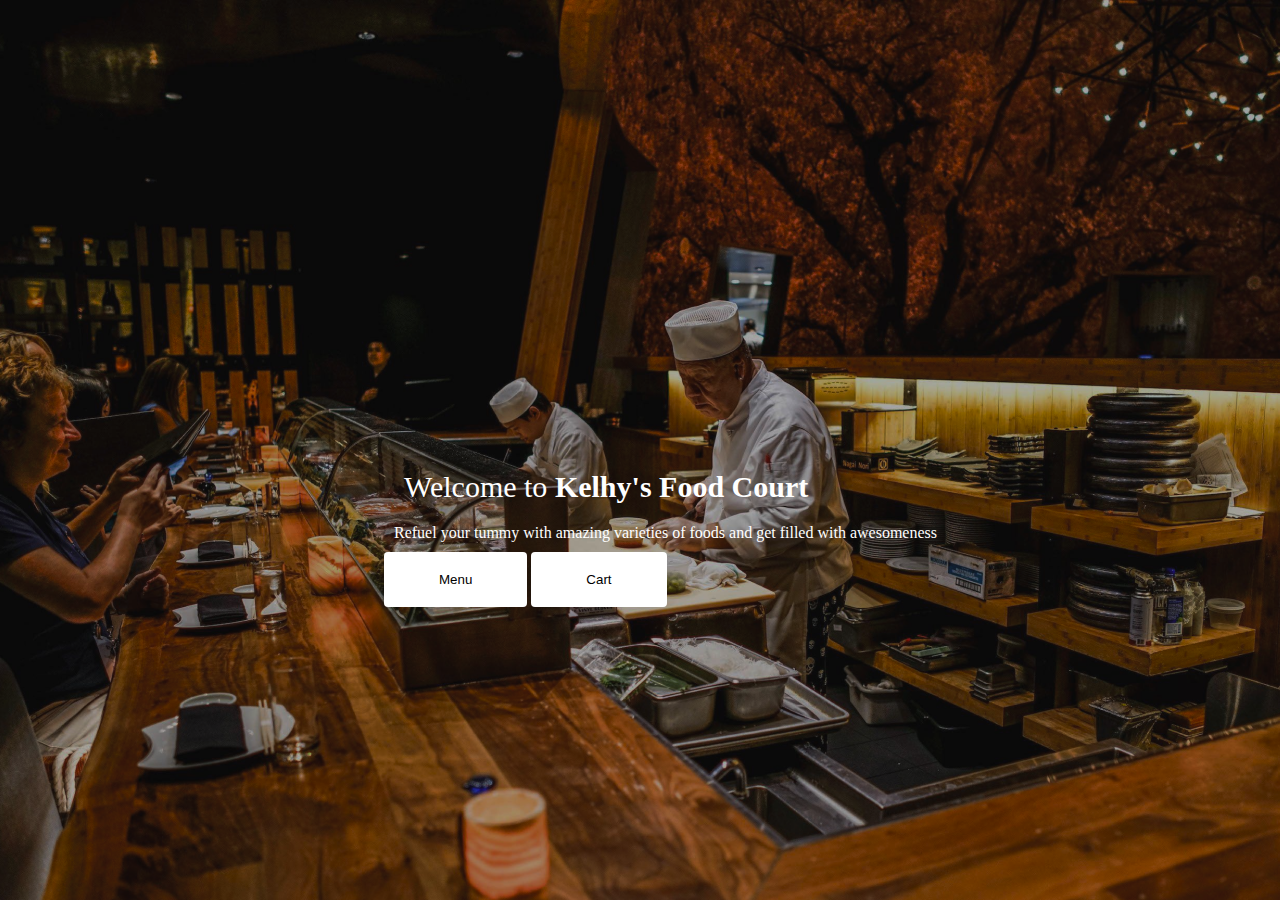
<file: index.html>
<!DOCTYPE html>
<html lang="en">
<head>
    <meta charset="UTF-8">
    <meta http-equiv="X-UA-Compatible" content="IE=edge">
    <meta name="viewport" content="width=device-width, initial-scale=1.0">
    <link rel="stylesheet" href="styles.css">
    <title>Kings food court</title>
</head>
<body>
    <main class="home">
    <div class="home-image">
        <img src="restaurant 1.png" alt="home images">
    </div>

      <div class=" home-text">
        <h2>Welcome to <span>Kelhy's Food Court</span></h2>
        <p> Refuel your tummy with amazing varieties of foods and get filled with awesomeness</p>   
    <div id="buttons">
       <a href="menu.html"><button class="menu">Menu</button></a>
       <a href="cart.html"><button class="cart">Cart</button></a>
    </div>
    </main>
</body>
</html>
</file>
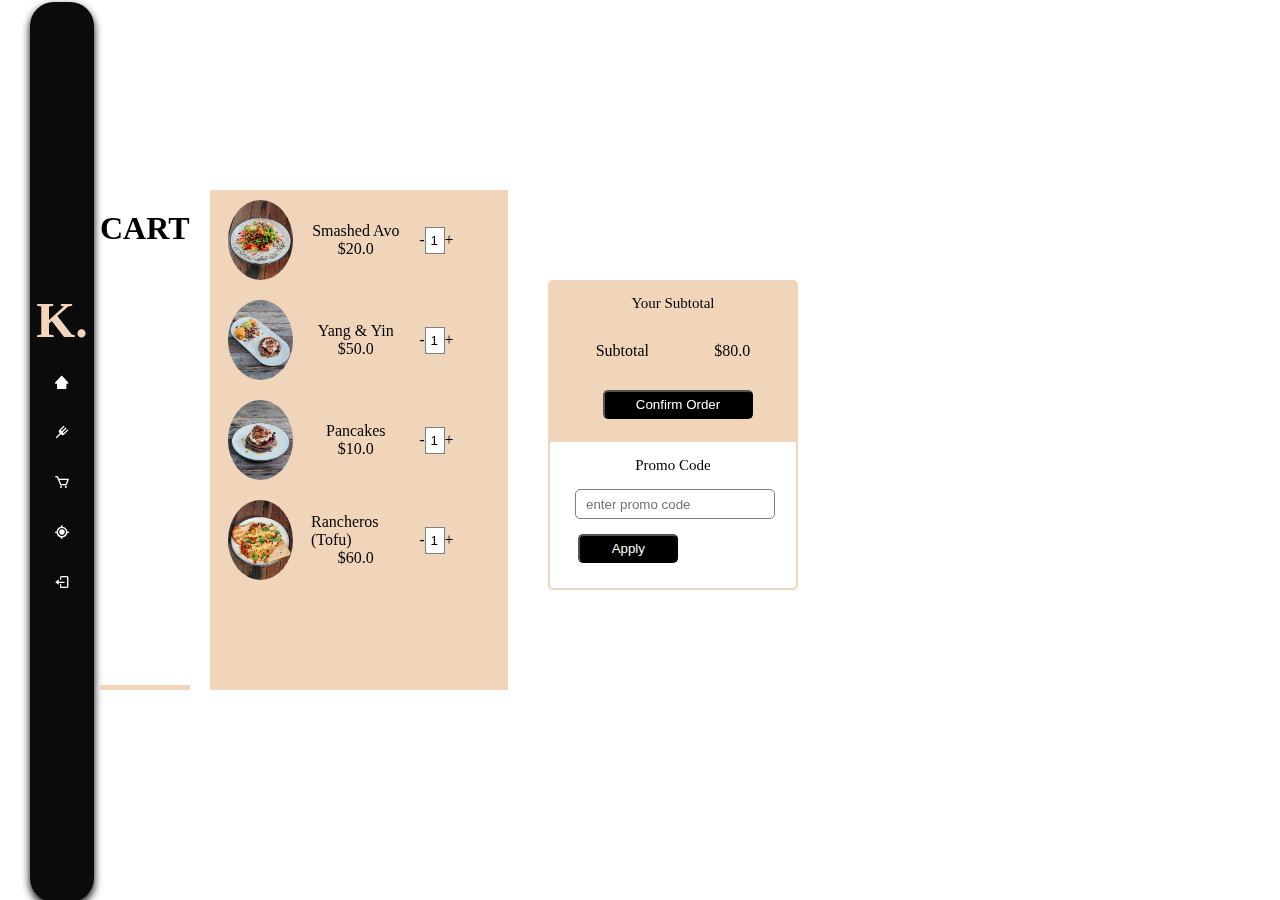
<file: cart.html>
<!DOCTYPE html>
<html lang="en">
<head>
    <meta charset="UTF-8">
    <meta http-equiv="X-UA-Compatible" content="IE=edge">
    <meta name="viewport" content="width=device-width, initial-scale=1.0">
    <link rel="stylesheet" href="cart.css">
    <link href='https://unpkg.com/boxicons@2.1.2/css/boxicons.min.css' rel='stylesheet'>
    <link rel="stylesheet" href="https://cdnjs.cloudflare.com/ajax/libs/font-awesome/6.1.2/css/all.min.css"
        integrity="sha512-1sCRPdkRXhBV2PBLUdRb4tMg1w2YPf37qatUFeS7zlBy7jJI8Lf4VHwWfZZfpXtYSLy85pkm9GaYVYMfw5BC1A=="
        crossorigin="anonymous" referrerpolicy="no-referrer" />
    <title>Cart</title>
</head>
<body>
    <div class="actualwrapper">
    <div class="wrapper">
        <div class="sidebar">
            <h1 class="init">K.</h1>
            <ul>
                <li> <a href="index.html"> <i class='bx bxs-home-alt-2'></i></a></li>
                <li><a href="index.html"> <i class='bx bx-fork'></i></a></li>
                <li> <a href="cart.html"> <i class='bx bx-cart'></i></a></li>
                <li><a href="#"> <i class='bx bx-current-location'></i></a></li>

                <li><a href="index.html"><i class='bx bx-log-out' ></i></a></li>
            </ul>
        </div>
    </div>
    <div class="center">
        <h1 class="cartslide">Cart</h1>
        <div class="col">
            <div class="image one">
                <div class="imgDiv">
                    <img class="imageSection" src="smashed avo.png" alt="">
                </div>
                <div class="para Text">
                    <p>Smashed Avo</p>
                    <p>$20.0</p>
                </div>
                <div class="fin">
                    <span>-</span>
                    <input class="value" type="text" value="1">
                    <span>+</span>
                </div>
                <div class="cancel">
                    <i class="fa-solid fa-xmark"></i>
                </div>

            </div>

            <div class="image two">

                <div class="imgDiv">
                    <img class="imageSection" src="yin and yang.png" alt="">
                </div>

                <div class="para Text">
                    <p>Yang & Yin</p>
                    <p>$50.0</p>
                </div>
                <div class="fin">
                    <span>-</span>
                    <input class="value" type="text" value="1">
                    <span>+</span>
                </div>
                <div class="cancel">
                    <i class="fa-solid fa-xmark"></i>
                </div>

            </div>
            <div class="image three">
                <div class="imgDiv">
                    <img class="imageSection" src="pancakes.png" alt="">
                </div>
                <div class="para Text">
                    <p>Pancakes</p>
                    <p>$10.0</p>
                </div>
                <div class="fin">
                    <span>-</span>
                    <input class="value" type="text" value="1">
                    <span>+</span>
                </div>
                <div class="cancel"> <i class="fa-solid fa-xmark"></i></div>
            </div>

            <div class="image four">
                <div class="imgDiv">
                    <img class="imageSection" src="tofu.png" alt="">
                </div>
                <div class="para Text">
                    <p> Rancheros (Tofu)</p>
                    <p>$60.0</p>
                </div>
                <div class="fin">
                    <span>-</span>
                    <input class="value" type="text" value="1">
                    <span>+</span>
                </div>
                <div class="cancel">
                    <i class="fa-solid fa-xmark"></i>
                </div>

            </div>
           </div>
          <div class="rightside-bar">
            <div class="section1">
                <h5 class="your">Your subtotal</h5>
                <div class="mini-div">
                    <p class="sub">Subtotal </p>
                    <p class="doll">$80.0</p>
                </div>
                <button class="submit">confirm order</button>
            </div>
            <div class="section2">
                <p class="promo">promo code</p>
                <input class="input" type="text" placeholder="enter promo code">
    
                <button class="apply" type="submit">apply</button>
            </div>
        </div>
    </div>
</div>
</div>
</body>
</html>
</file>
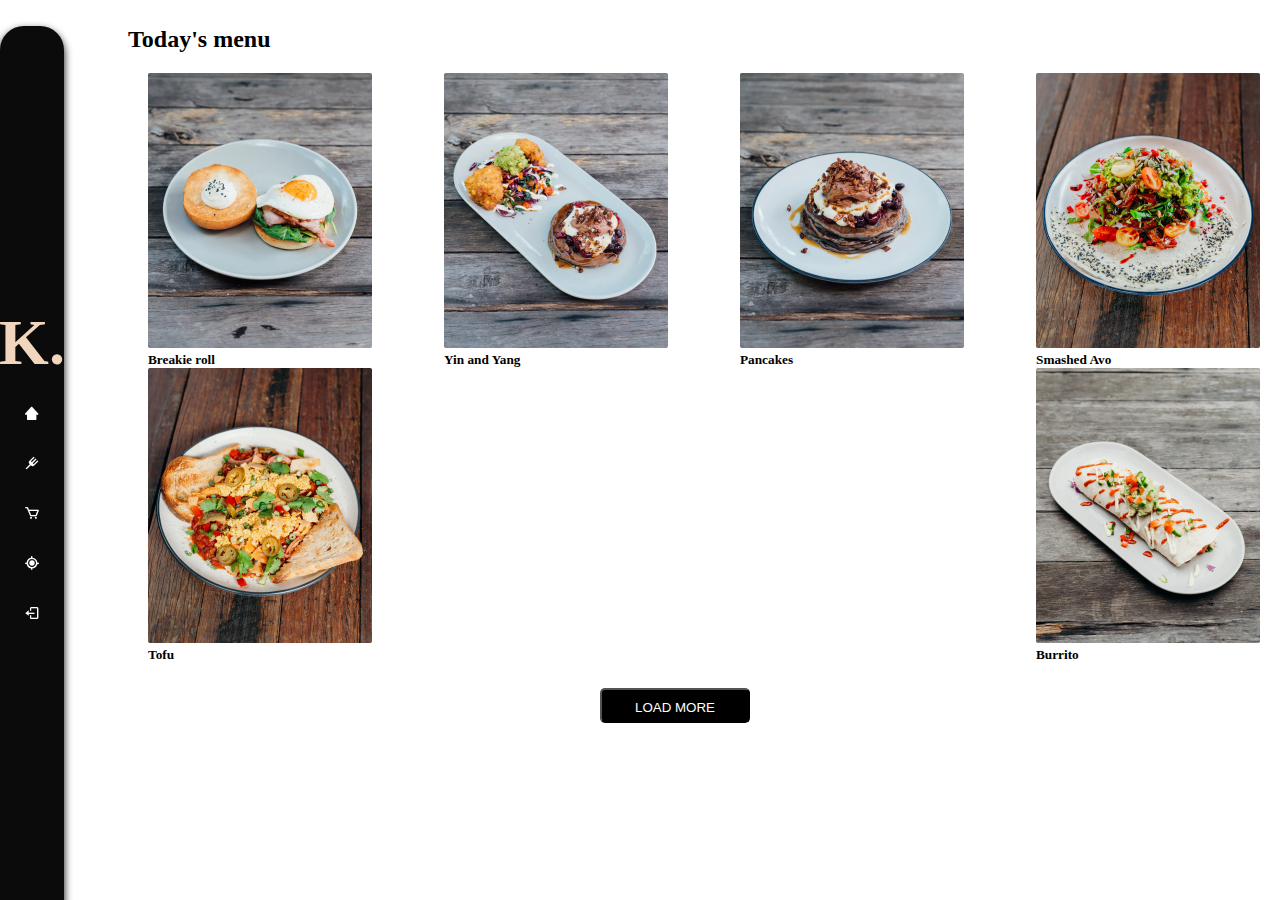
<file: menu.html>
<!DOCTYPE html>
<html lang="en">
<head>
    <meta charset="UTF-8">
    <meta http-equiv="X-UA-Compatible" content="IE=edge">
    <meta name="viewport" content="width=device-width, initial-scale=1.0">
    <link rel="stylesheet" href="menu.css">
    <title>menu</title>
    <link href='https://unpkg.com/boxicons@2.1.2/css/boxicons.min.css' rel='stylesheet'>
</head>
<body>
  <main></main>
    <div class="wrapper">
            <div class="sidebar">
                <h1 class="init">K.</h1>
            <ul>
                <li> <a href="index.html"> <i class='bx bxs-home-alt-2'></i></a></li>
                <li><a href="index.html"> <i class='bx bx-fork'></i></a></li>
                <li> <a href="cart.html"> <i class='bx bx-cart'></i></a></li>
                <li><a href="#"> <i class='bx bx-current-location'></i></a></li>

                <li><a href="index.html"><i class='bx bx-log-out' ></i></a></li>
            </ul>
            </div>
        </div>

        <div class="menus">
            <h2 class="sushi">Today's menu</h2>
            <div class="boxes">
                <div class="menu-1">
                    <img src="breakie roll.png" alt="">
                        <h5>Breakie roll</h5>
                </div>
                <div class="menu-2">
                    <img src="yin and yang.png" alt="">
                    <h5>Yin and Yang</h5>
                </div>
                <div class="menu-3">
                    <img src="pancakes.png" alt="">
                        <h5>Pancakes</h5>
                </div>
                <div class="menu-4">
                    <img src="smashed avo.png" alt="">
                        <h5>Smashed Avo</h5>
                </div>
                <div class="menu-5">
                    <img src="tofu.png" alt="">
                        <h5>Tofu</h5>
                </div>
                 <div class="menu-6">
                    <img src="burrito.png" alt="">
                        <h5>Burrito</h5>
                 </div>

        </div>
            
        
        </div>
        <button class="btn">LOAD MORE</button>
    </div>


 </main> 
</body>
</html>
</file>
<file: styles.css>
*{
    margin: 0;
    padding: 0;
    box-sizing: border-box;
}
.home{
    position: relative;
}
.home-image{
    height: 100vh;
    overflow: hidden;
}

.home-text{
    position: absolute;
    margin: 0;
    top: 50%;
    left: 30%;
    transform:translate(-50, 50);
}
h2{
    font-size: 30px;
    color: #ffff;
    font-family: Verdana;
    font-weight: 100;
    margin: 20px;
}
p{
    color: #ffff;
    margin: 10px;
}
.home-text span{
    font-weight: 800;
}
.home-text button{
    margin: auto;
}
#buttons{
    position: absolute;
}
.menu{
    background-color: #ffff;
    border: none;
    padding: 20px 55px;
    border-radius: 4px;
    font-size: 10x;
    text-decoration: none;
    text-align: center;
    margin:10px 10px;
}
.cart{
    background-color: #ffff;
    border: none;
    padding: 20px 55px;
    border-radius: 4px;
    font-size: 10x;
    text-decoration: none;
    text-align: center;
    margin: 10px 10px
}
</file>
<file: cart.css>
*{
    margin: 0;
    padding: 0;
    box-sizing: border-box;
}
body{
    width: 100%;
    max-width: 100%;
    font-family: Verdana;
}
.actualwrapper{
    display: flex;
    flex-direction: row;
}
.sidebar{
    display: flex;
    flex-direction: column;
    justify-content: center;
    align-items: center;
    position: fixed;
    width: 5%;
    height: 100%;
    background: #0c0b0b;
    border-radius: 24px;
    box-shadow: 0 4px 8px 0;
    overflow: hidden;
    padding-bottom: 15px;
    margin-left: 20px;
}
.wrapper{
    display: flex;
    width: 100%;
}
.cartslide{
    display: flex;
    margin-left: 80px;
}
.init{
    color: #f1d5bc;
    font-size: 50px;
}
.sidebar > ul >li{
    width: 100%;
    height: 20%;
}
.bx{
    color: white;
    height: 40px;
    padding: 25px;
}
.center{
    width: 60%;
    height: 60vh;
    display: flex;
    margin-right: 30px;
    align-self: center;
    padding: 10px;
    margin-left: 80px;
    position: absolute;
    /* border: #000 solid 3px; */
}
.wrapper{
    width: 100vh;
    height: 100vh;
    padding: 2px 10px;
    display: flex;
} 

.wrap{
    display: flex;
    width: 100%;
}


.value{
    width: 20px;
    border: 1px solid grey;
    padding: 5px;

}

.col{
    width: 100%;
    height: 500px;
    background-color: #f1d5bb;
    
}
.cartslide{
    margin: 20px 20px 20px 10px;
    border-bottom: 5px solid #f1d5bb;
    width: 100px;
    text-transform: uppercase;
}
.image{
    display: flex; 
    width: 100%;
    height: 20%;
    justify-content: space-evenly;
    align-items: center;
    /* border: #333 solid 2px; */
}
.imageSection{
    border-radius: 50%; 
    width: 100px; 
    height: 80px;
    margin: 30px;
} 

.imgDiv{
    width: 30%;
    height: 100%;
    display: flex;
    justify-content: center;
    align-items: center;
}
.para{
    width: 30%;
    height: 100%;
    display: flex;
    justify-content: center;
    align-items: center;
    flex-direction: column;
}

.fin{
    width: 20%;
    height: 100%;
    display: flex;
    justify-content: center;
    align-items: center;
   
}

.cancel{
    width: 10%;
    height: 100%;
    display: flex;
    justify-content: center;
    align-items: center;
}



.section1{
    margin: 90px 40px 0px 40px;
    background-color: #f1d5bb;
    width: 250px;
    height: 160px;
    border-top-left-radius: 5px;
    border-top-right-radius: 5px;
    padding: 15px;
}
.your{
    text-align: center;
    text-transform: capitalize;
    font-weight: 300;
    font-size: 15px;
}
.mini-div{
    display: flex;
    justify-content: space-around;
}

.sub, .doll{
    margin: 30px;
}

.submit{
    background-color: #000;
    color: #fff;
    margin-left: 3em;
    padding: 5px;
    width: 150px;
    border-radius: 5px;
    margin-bottom: 15px;
    text-transform: capitalize;
    cursor: pointer;
}
.section2{
    margin: 0 40px 40px 40px;
    background-color: transparent;
    width: 250px;
    height: 150px;    
    padding: 15px;
    border: 2px solid #f1d5bb;
    border-bottom-left-radius: 5px;
    border-bottom-right-radius: 5px;
}
.promo{
    text-align: center;
    text-transform: capitalize;
    font-weight: 300;
    font-size: 15px;
}

.input{
    border: 1px solid grey;
    width: 200px;
    height: 30px;
    margin: 15px 15px 15px 10px;
    padding: 10px;
    border-radius: 5px;
}
.apply{
    background-color: #000;
    color: #fff;
    margin-left: 1em;
    padding: 5px;
    width: 100px;
    border-radius: 5px;
    margin-bottom: 15px;
    text-transform: capitalize;
    cursor: pointer;
}
</file>
<file: menu.css>
*{
    margin: 0;
    padding: 0;
    box-sizing: border-box;
}
body{
    width: 100%;
    max-width: 100%;
    font-family: Verdana;
}
.sidebar{
    display: flex;
    flex-direction: column;
    justify-content: center;
    align-items: center;
    position: fixed;
    width: 5%;
    height: 100%;
    background: #0c0b0b;
    border-radius: 24px;
    box-shadow: 0 4px 8px 0;
    overflow: hidden;
    padding-bottom: 15px;
}
.sidebar > ul >li{
    width: 100%;
    height: 20%;
}
main{
    margin-left: 3rem;
    margin-top: 2%;
}
.wrapper{
    display: flex;
    width: 100%;
}
.init{
    color: #f1d5bc;
    font-size: 64px;
}
.bx{
    color: white;
    height: 40px;
    padding: 25px;
}
.menus{
    margin-left: 8rem;
    width: 90%;
}

a:hover{
    background-color: #f1d5bc;
    fill: currentColor;
    color: black;
    size: 8px;
}
.toplist, .bottomlist{
  display: flex;
}
.boxes{
    display: flex;
    flex-flow: row wrap;
    justify-content: space-between;
    margin: 20px;
}
.menu{
    margin: 5px 50px 15px 15px;
}
.menu h5{
    text-align: center;
}
.btn{
    background-color: #000;
    color: #fff;
    margin-left: 45em;
    border-radius: 5px;
    padding: 10px;
    width: 150px;
    cursor: pointer;
    margin-bottom: 10px;
    margin-top: 5px;
    height: 35px;
}
.btn :hover{
    background-color: #fff;
    color: #000;
}
</file>
